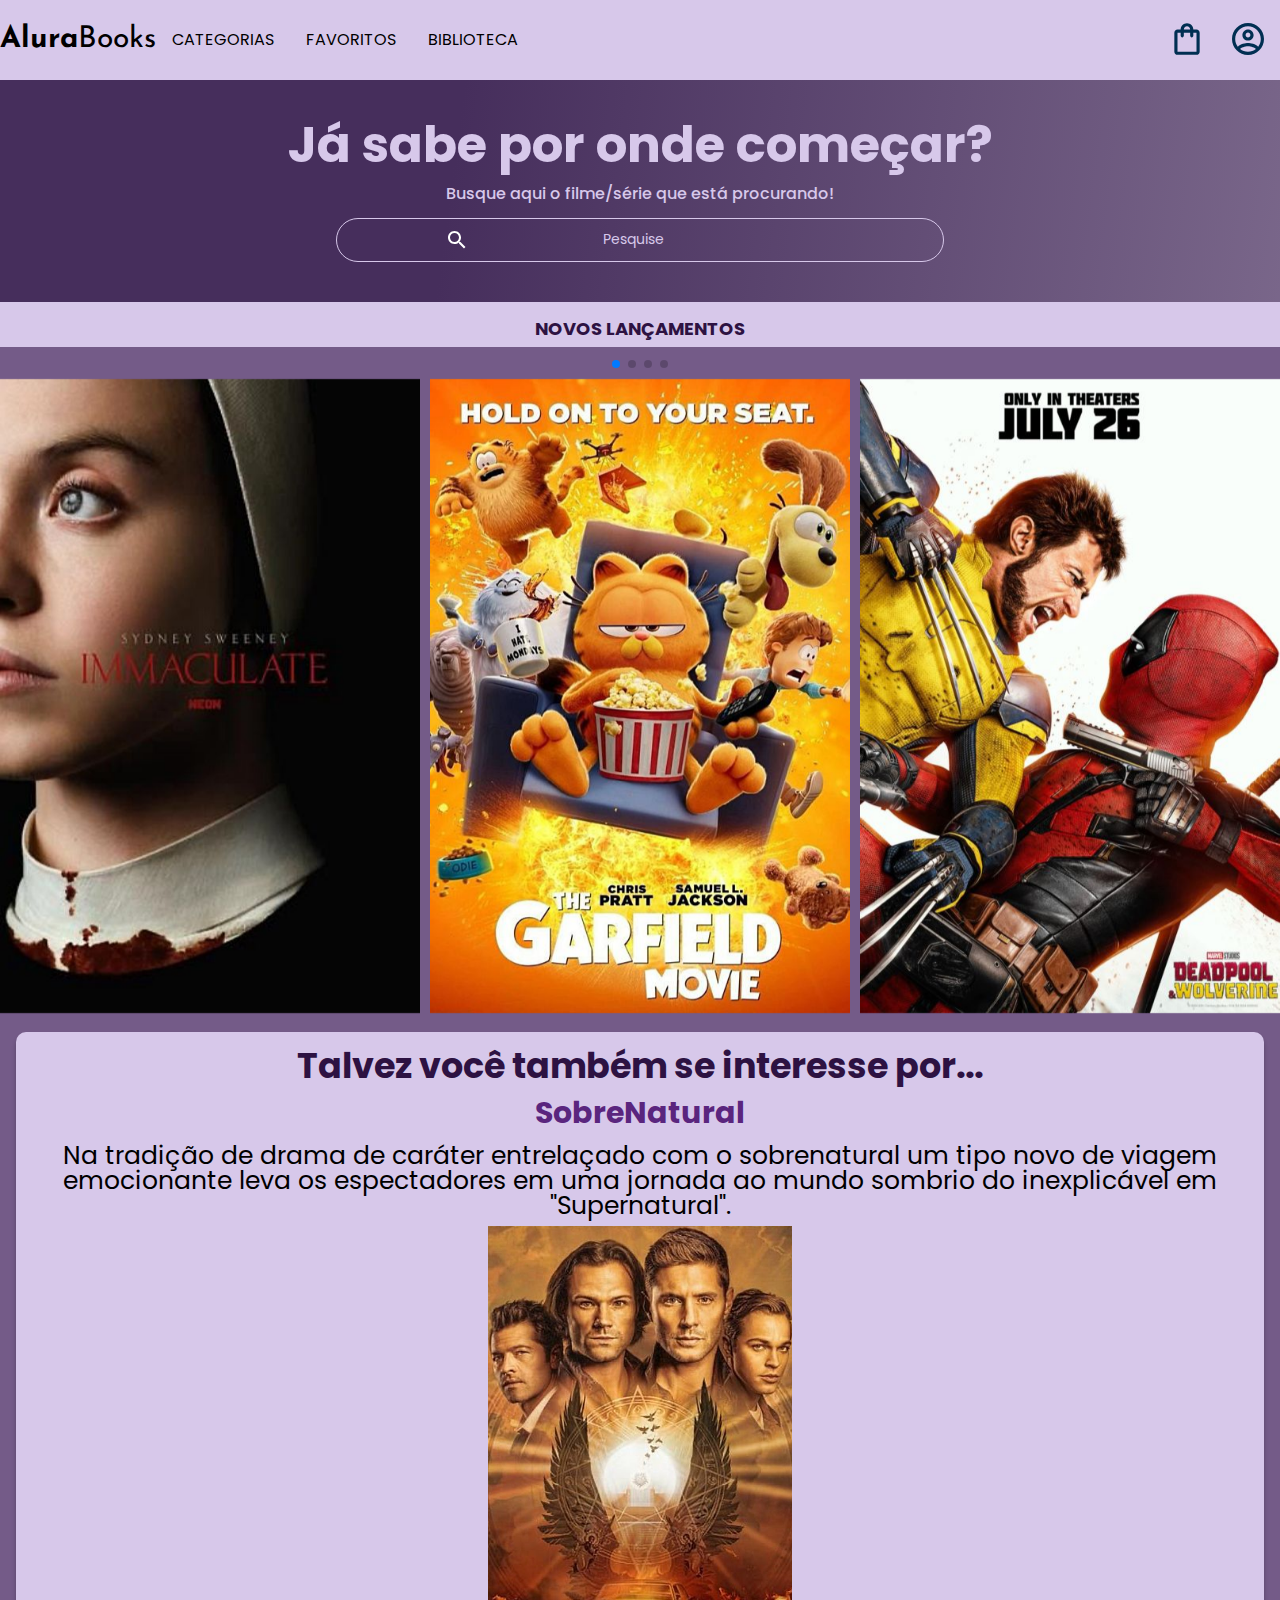
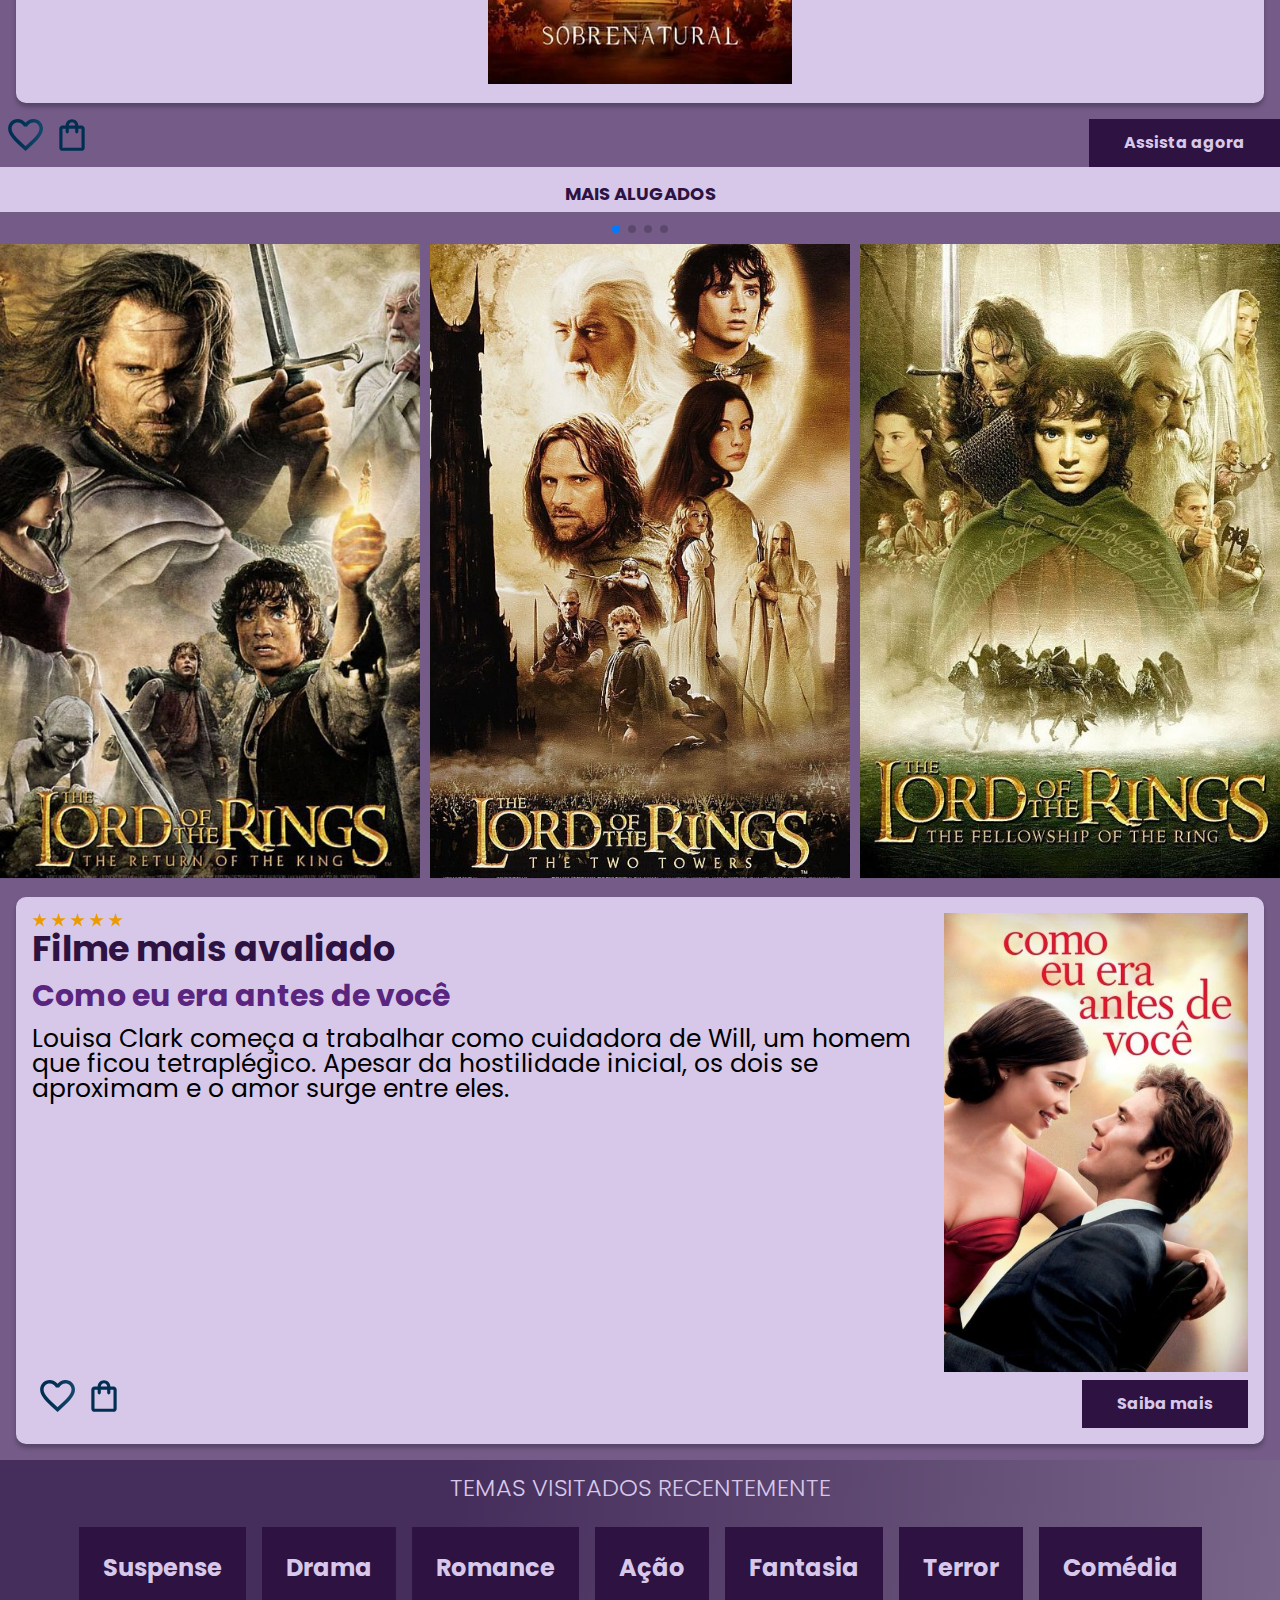
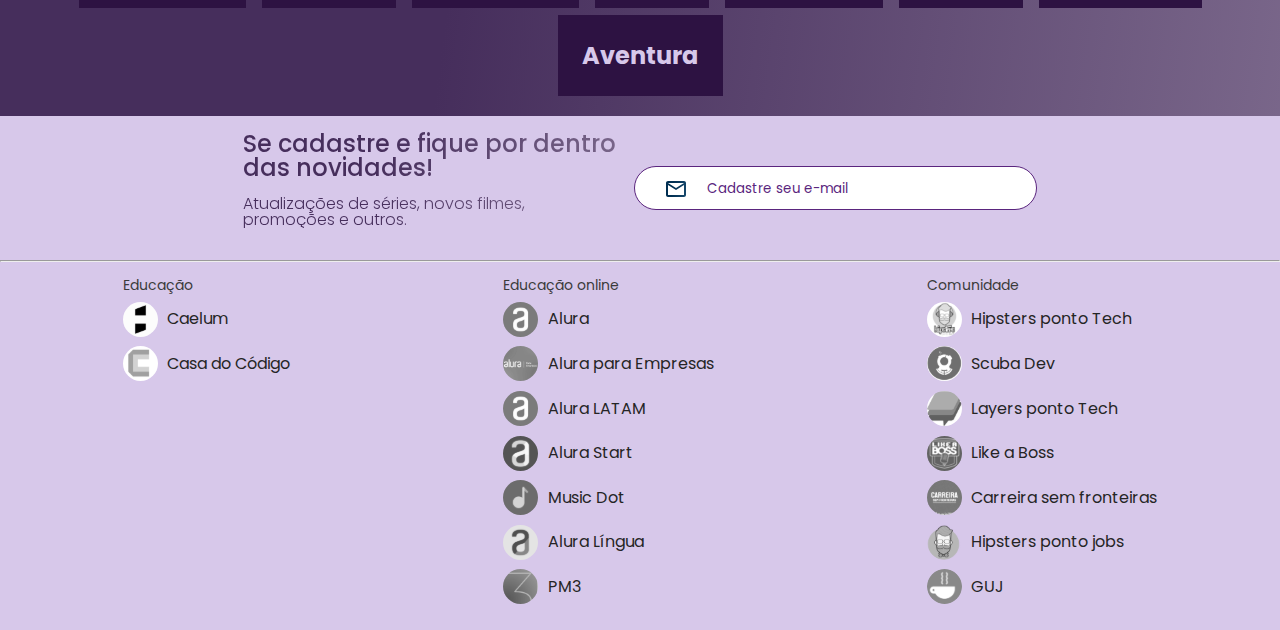
<file: alura-books-aula20/index.html>
<!DOCTYPE html>
<html>

<head>
  <meta charset="UTF-8">
  <meta name="viewport" content="width=device-width, initial-scale=1.0">
  <title>AluraBooks</title>
  <link rel="stylesheet" href="reset.css">
  <link rel="preconnect" href="https://fonts.googleapis.com">
  <link rel="preconnect" href="https://fonts.gstatic.com" crossorigin>
  <link href="https://fonts.googleapis.com/css2?family=Poppins:wght@300;400;500;700&display=swap" rel="stylesheet">
  <link href="https://fonts.googleapis.com/css?family=Josefin+Sans:wght@400;700&display=swap" rel="stylesheet">
  <link rel="stylesheet" href="https://cdn.jsdelivr.net/npm/swiper@11/swiper-bundle.min.css" />
  <link rel="stylesheet" href="styles.css">
</head>

<body>
  <header class="cabeçalho">
    <div class="container">
      <input type="checkbox" id="menu" class="container__botao">
      <label for="menu" class="container__rotulo">
        <span class="cabeçalho__menu-hamburguer container__imagem"></span>
      </label>
      <ul class="lista-menu">
        <li class="lista-menu__titulo">Categorias</li>
        <li class="lista-menu__item">
          <a href="#" class="lista-menu__link">Fantasia</a>
        </li>
        <li class="lista-menu__item">
          <a href="#" class="lista-menu__link">Romance</a>
        </li>
        <li class="lista-menu__item">
          <a href="#" class="lista-menu__link">Suspense</a>
        </li>
        <li class="lista-menu__item">
          <a href="#" class="lista-menu__link">Ação</a>
        </li>
        <li class="lista-menu__item">
          <a href="#" class="lista-menu__link">Drama</a>
        </li>
      </ul>
            <h1 class="container__titulo"><b class="container__titulo--negrito">Alura</b>Books</h1>

      <ul class="opções">
        <input type="checkbox" id="opções-menu" class="opções__botão" />
        <label for="opções-menu" class="opções__rotulo">
          <li class="opções__item">Categorias</li>
        </label>

        <ul class="lista-menu">
          <li class="lista-menu__item">
            <a href="#" class="lista-menu__link">Fantasia</a>
          </li>
          <li class="lista-menu__item">
            <a href="#" class="lista-menu__link">Romance</a>
          </li>
          <li class="lista-menu__item">
            <a href="#" class="lista-menu__link">Suspense</a>
          </li>
          <li class="lista-menu__item">
            <a href="#" class="lista-menu__link">Ação</a>
          </li>
          <li class="lista-menu__item">
            <a href="#" class="lista-menu__link">Drama</a>
          </li>
        </ul>
        <li class="opções__item"><a href="#" class="opções__link">Favoritos</a></li>
        <li class="opções__item"><a href="#" class="opções__link">Biblioteca</a></li>
      </ul>

    </div>
    <div class="container">
      <a href="#"><img src="img/Favoritos.svg" alt="Meus favoritos"
          class="container__imagem container__imagem-transparente"></a>
      <a href="#" class="container__link">
        <img src="img/Compras.svg" alt="Carrinhos de compras" class="container__imagem">
        <p class="container__texto">Minha sacola</p>
      </a>
      <a href="#" class="container__link">
        <img src="img/Usuario.svg" alt="Meu perfil" class="container__imagem">
        <p class="container__texto">Meu perfil</p>
      </a>
    </div>
  </header>

  <section class="banner">
    <h2 class="banner__titulo">Já sabe por onde começar?</h2>
    <p class="banner__texto">Busque aqui o filme/série que está procurando!</p>
    <input type="search" class="banner__pesquisa" placeholder="Pesquise">
  </section>

  <section class="carrossel">
    <h2 class="carrossel__titulo">Novos lançamentos</h2>

    <div class="carrossel__container">
      <!-- Slider main container -->
      <div class="swiper">

        <div class="swiper-pagination"></div>
        <!-- Additional required wrapper -->
        <div class="swiper-wrapper">
          <!-- Slides -->
          <div class="swiper-slide"><img src="img/907e7073-e180-4a9a-9d11-302db849b760.jpeg"
              alt="Livro sobre apache kafka e spring boot da alura books"></div>
          <div class="swiper-slide"><img src="img/48d34af8-718f-40d1-89e0-91d5e59f2787.jpeg"
              alt="Livro sobre liderança em design design da alura books"></div>
          <div class="swiper-slide"><img src="img/c84336c3-06db-46c6-8e48-117ad8ab7571.jpeg" alt="Livro sobre javascript assertivo da alura books">
          </div>
          <div class="swiper-slide">
            <img src="img/ec469f00-1e2d-4585-b058-03216d01c87f.jpeg" alt="Livro Guia front end" />
          </div>
          <div class="swiper-slide">
            <img src="img/8654b061-5d8e-456a-9595-47c45485615a.jpeg" alt="Livro sobre portugol" />
          </div>
          <div class="swiper-slide">
            <img src="img/fe39abce-0808-48e4-98fa-a07862ad869b.jpeg" alt="Livro sobre acessibilidade" />
          </div>
        </div>

        <!-- If we need navigation buttons -->
        <div class="swiper-button-prev"></div>
        <div class="swiper-button-next"></div>

      </div>

      <div class="card">
        <center>
        <div class="card__descrição">
          <div class="descrição">
            <h3 class="descrição__titulo">Talvez você também se interesse por...</h3>
            <h2 class="descrição__titulo-livro">SobreNatural</h2>
            <p class="descrição__texto">Na tradição de drama de caráter entrelaçado com o sobrenatural um tipo novo de viagem emocionante leva os espectadores em uma jornada ao mundo sombrio do inexplicável em
              "Supernatural".
                         </p>
          </div>
        </center>
        <center>
          <img src="img/a5f434e7-d35c-441e-a9e2-2844a191745b.jpeg" class="descrição__imagem" />
        </center>
        </div>
        <div class="card__botões">
          <ul class="botões">
            <li class="botões__item">
              <img src="img/Favoritos.svg" alt="Favoritar livro" />
            </li>
            <li class="botões__item">
              <img src="img/Compras.svg" alt="Adicionar no carrinho de compras" />
            </li>
          </ul>
          <a href="#" class="botões__ancora">Assista agora</a>
        </div>
      </div>
    </div>

  </section>

  <section class=”carrossel”>
    <h2 class="carrossel__titulo">Mais alugados</h2>

    <div class="carrossel__container">
      <div class="swiper">
        <!-- Additional required wrapper -->
        <!-- If we need pagination -->
        <div class="swiper-pagination"></div>

        <div class="swiper-wrapper">
          <!-- Slides -->
          <div class="swiper-slide"><img src="img/8502e960-ddce-4686-98e6-c8eb687f538e.jpeg"
              alt="Filme Senhor dos Anéis o Retorno do rei"></div>
          <div class="swiper-slide"><img src="img/8246d661-75d1-493a-89c3-d8ab12dfdb64.jpeg" alt="Filme Senhor dos anéis as duas torres">
          </div>
          <div class="swiper-slide"><img src="img/f8f5bbe7-8707-415c-a2ff-df67dd5eb1e3.jpeg" alt="Sociedade do anel">
          </div>
          <div class="swiper-slide"><img src="img/d82d18f7-e10b-4530-b43a-67c4b4735569.jpeg" alt="Livro Guia front end"></div>
          <div class="swiper-slide"><img src="img/a144a726-ea7f-44cf-8d38-dc28fd8a188e.jpeg"Livro sobre portugol"></div>
          <div class="swiper-slide"><img src="img/16882ca4-a29c-4c33-b335-b9b033e8d3ac (1).jpeg" alt="livro sobre acessibilidade"></div>
        </div>

        <!-- If we need navigation buttons -->
        <div class="swiper-button-prev"></div>
        <div class="swiper-button-next"></div>
      </div>

      <div class="card">
        <!-- 1º linha -->
        <div class="card__descrição">
          <!-- 1º coluna -->
          <div class="descrição">
            <img src="img/Estrelinhas.svg" alt="Avaliação 5 estrelas">
            <h3 class="descrição__titulo">Filme mais avaliado</h3>
            <h2 class="descrição__titulo-livro">Como eu era antes de você</h2>
            <p class="descrição__texto">Louisa Clark começa a trabalhar como cuidadora de Will, um homem que ficou tetraplégico.
              Apesar da hostilidade inicial, os dois se aproximam e o amor surge entre eles.
            </p>
          </div>
          <!-- 2º coluna -->
          <img src="img/eb0245f4-93d3-4394-bf99-cdb84fe8052a.jpeg" class="descrição__imagem">
        </div>

        <!-- 2º linha -->
        <div class="card__botões">
          <!-- 1º coluna -->
          <ul class="botões">
            <li class="botões__item"><img src="img/Favoritos.svg" alt="Favoritar livro"></li>
            <li class="botões__item"><img src="img/Compras.svg" alt="Adicionar no carrinho de compras"></li>
          </ul>
          <!-- 2º coluna -->
          <a href="#" class="botões__ancora">Saiba mais</a>
        </div>
      </div>
    </div>


  </section>

  <section class="tópicos">
    <h2 class="tópicos__titulo">TEMAS VISITADOS RECENTEMENTE</h2>
    <ul class="tópicos__lista">
      <li class="tópicos__item"><a href="#" class="tópicos__link">Suspense</a></li>
      <li class="tópicos__item">
        <a href="#" class="tópicos__link">Drama</a>
      </li>
      <li class="tópicos__item">
        <a href="#" class="tópicos__link">Romance</a>
      </li>
      <li class="tópicos__item">
        <a href="#" class="tópicos__link">Ação</a>
      </li>
      <li class="tópicos__item">
        <a href="#" class="tópicos__link">Fantasia</a>
      </li>
      <li class="tópicos__item">
        <a href="#" class="tópicos__link">Terror</a>
      </li>
      <li class="tópicos__item">
        <a href="#" class="tópicos__link">Comédia</a>
      </li>
      <li class="tópicos__item">
        <a href="#" class="tópicos__link">Aventura</a>
      </li>
    </ul>
  </section>

  <section class="contato">
    <div class="contato__descrição">
      <h2 class="contato__titulo">Se cadastre e fique por dentro das novidades!</h2>
      <p class="contato__texto">
        Atualizações de séries, novos filmes, promoções e outros.
      </p>
    </div>
    <input type="email" placeholder="        Cadastre seu e-mail" class="contato__email">
  </section>

  <hr />

  <footer class="rodapé">
    <ul class="lista-rodapé">
      <li class="lista-rodapé__titulo">Educação</li>
      <li class="lista-rodapé__item">
        <img src="img/Caelum.svg" alt="Logo da Caelum" />
        <a href="#" class="lista-rodapé__link">Caelum</a>
      </li>
      <li class="lista-rodapé__item">
        <img src="img/CasaDoCodigo.svg" alt="Logo da Casa do Código" />
        <a href="#" class="lista-rodapé__link">Casa do Código</a>
      </li>
    </ul>

    <ul class="lista-rodapé">
      <li class="lista-rodapé__titulo">Educação online</li>
      <li class="lista-rodapé__item">
        <img src="img/Alura.svg" alt="Logo da Alura" />
        <a href="#" class="lista-rodapé__link">Alura</a>
      </li>
      <li class="lista-rodapé__item">
        <img src="img/AluraEmpresas.svg" alt="Logo da AluraParaEmpresas" />
        <a href="#" class="lista-rodapé__link">Alura para Empresas</a>
      </li>
      <li class="lista-rodapé__item">
        <img src="img/AluraLATAM.svg" alt="Logo da Alura Latam" />
        <a href="#" class="lista-rodapé__link">Alura LATAM</a>
      </li>
      <li class="lista-rodapé__item">
        <img src="img/AluraStart.svg" alt="Logo da Alura START" />
        <a href="#" class="lista-rodapé__link">Alura Start</a>
      </li>
      <li class="lista-rodapé__item">
        <img src="img/MusicDot.svg" alt="Logo da Music Dot" />
        <a href="#" class="lista-rodapé__link">Music Dot</a>
      </li>
      <li class="lista-rodapé__item">
        <img src="img/AluraLingua.svg" alt="Logo da Alura Lingua" />
        <a href="#" class="lista-rodapé__link">Alura Língua</a>
      </li>
      <li class="lista-rodapé__item">
        <img src="img/PM3.svg" alt="Logo da PM3" />
        <a href="#" class="lista-rodapé__link">PM3</a>
      </li>
    </ul>

    <ul class="lista-rodapé">
      <li class="lista-rodapé__titulo">Comunidade</li>
      <li class="lista-rodapé__item">
        <img src="img/HipstersTech.svg" alt="Logo do Hipsters ponto Tech" />
        <a href="#" class="lista-rodapé__link">Hipsters ponto Tech</a>
      </li>
      <li class="lista-rodapé__item">
        <img src="img/ScubaDev.svg" alt="Logo do Scuba Dev" />
        <a href="#" class="lista-rodapé__link">Scuba Dev</a>
      </li>
      <li class="lista-rodapé__item">
        <img src="img/LayersTech.svg" alt="Logo do Layers ponto Tech" />
        <a href="#" class="lista-rodapé__link">Layers ponto Tech</a>
      </li>
      <li class="lista-rodapé__item">
        <img src="img/LikeABoss.svg" alt="Logo do Like a Boss" />
        <a href="#" class="lista-rodapé__link">Like a Boss</a>
      </li>
      <li class="lista-rodapé__item">
        <img src="img/CarreiraSemFronteira.svg" alt="Logo do Carreira sem fronteiras" />
        <a href="#" class="lista-rodapé__link">Carreira sem fronteiras</a>
      </li>
      <li class="lista-rodapé__item">
        <img src="img/HipstersJobs.svg" alt="Logo do Hipsters ponto jobs" />
        <a href="#" class="lista-rodapé__link">Hipsters ponto jobs</a>
      </li>
      <li class="lista-rodapé__item">
        <img src="img/GUJ.svg" alt="Logo do GUJ" />
        <a href="#" class="lista-rodapé__link">GUJ</a>
      </li>
    </ul>
  </footer>

  <script src="https://cdn.jsdelivr.net/npm/swiper@11/swiper-bundle.min.js"></script>
  <script>
    const swiper = new Swiper(".swiper", {
      spaceBetween: 10,
      slidesPerView: 3,
      pagination: {
        el: '.swiper-pagination',
        type: 'bullets',
      },
    });
  </script>
</body>

</html>
</file>
<file: alura-books-aula20/styles.css>
@import url("styles/header.css");
@import url("styles/banner.css");
@import url("styles/carrossel.css");
@import url("styles/topicos.css");
@import url("styles/contato.css");
@import url("styles/rodapé.css");


:root {
    --cor-de-fundo: #745b88;
    --branco: hsl(266, 44%, 85%);
    --laranja: #2d1242;
    --azul-degrade: linear-gradient(97.54deg, #462e5c 35.49%, #ad9fb8 165.37%);
    --fonte-principal: "Poppins";
    --azul: #5a257e;
    --fonte-secundario: "Josefin Sans";
    --preto: #000000;
    --cinza: #252525;
    --cinza-claro: #3b3b3b;
}

body {
    background-color: var(--cor-de-fundo);
    font-family: var(--fonte-principal);
    font-size: 16px;
    font-weight: 400;
}
</file>
